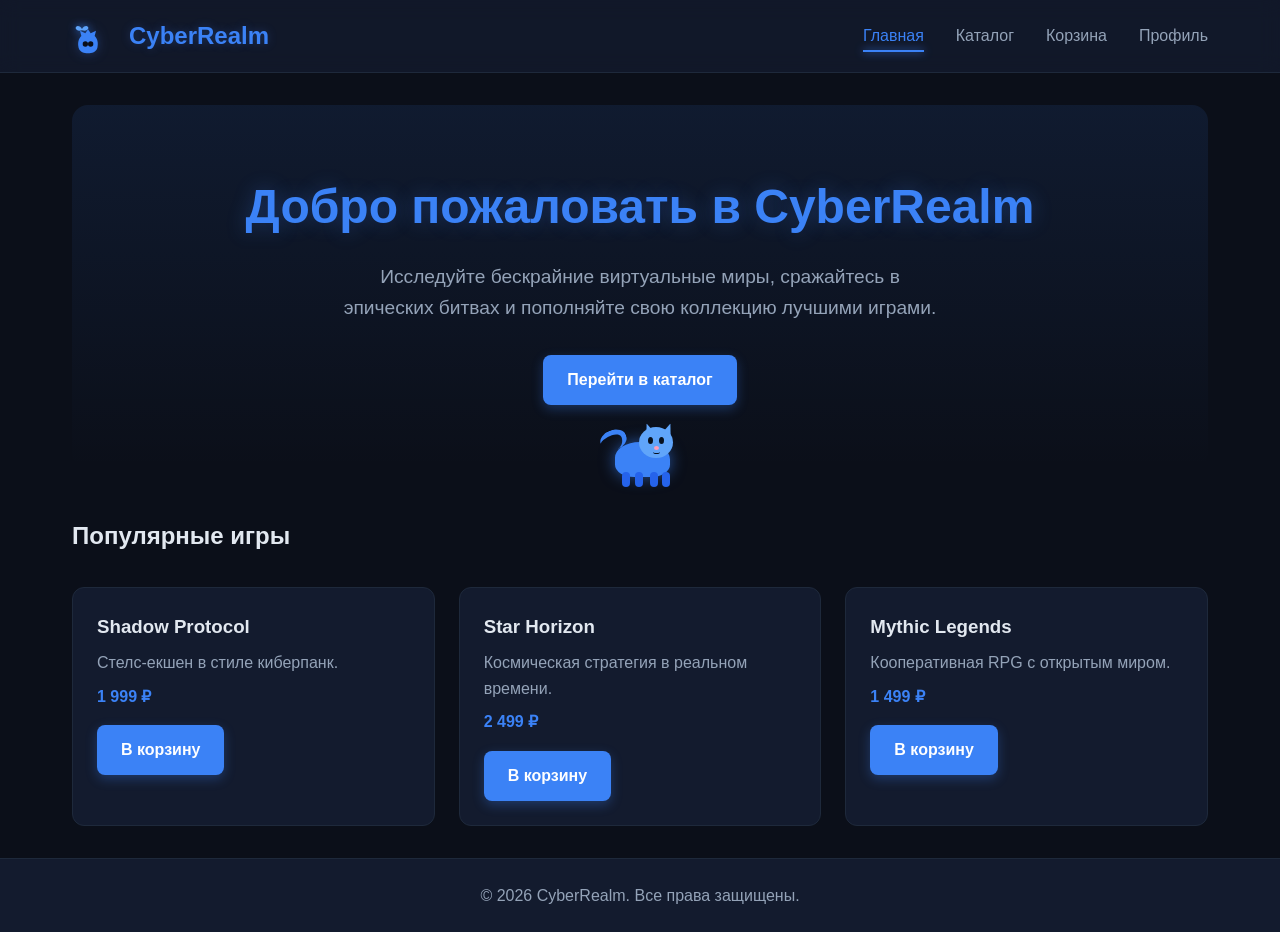
<file: index.html>
<!DOCTYPE html>
<html lang="ru">
<head>
  <meta charset="UTF-8">
  <meta name="viewport" content="width=device-width, initial-scale=1.0">
  <title>CyberRealm — Главная</title>
  <link rel="stylesheet" href="style.css">
  <style>
    .hero {
      text-align: center;
      padding: 4rem 1rem;
      background: linear-gradient(180deg, rgba(59, 130, 246, 0.1) 0%, rgba(11, 15, 25, 0) 100%);
      border-radius: 16px;
      margin-bottom: 3rem;
    }
    .hero h1 {
      font-size: 3rem;
      color: var(--accent-blue);
      margin-bottom: 1rem;
      text-shadow: 0 0 20px var(--accent-blue-glow);
    }
    .hero p {
      color: var(--text-muted);
      font-size: 1.2rem;
      max-width: 600px;
      margin: 0 auto 2rem auto;
    }
  </style>
</head>
<body>

  <header>
    <nav class="navbar">
      <!-- Интерактивный логотип с анимированным котом и бабочкой -->
      <a href="index.html" class="logo-container">
        <div class="cat-animation-box">
          <!-- Бабочка -->
          <svg class="butterfly-svg" viewBox="0 0 24 24">
            <path d="M12,12 C14,8 19,6 21,9 C23,12 19,16 12,14 C5,16 1,12 3,9 C5,6 10,8 12,12 Z" />
          </svg>
          <!-- Кот (силуэт) -->
          <svg class="cat-svg" viewBox="0 0 24 24">
            <!-- Тело и голова -->
            <path d="M12,4 L14,7 L18,5 L17,9 C19,11 20,14 19,18 C18,21 15,22 12,22 C9,22 6,21 5,18 C4,14 5,11 7,9 L6,5 L10,7 L12,4 Z" />
            <!-- Уголки ушей и лапка с анимацией -->
            <g class="cat-paw">
              <circle cx="10" cy="15" r="2" fill="#0b0f19" />
              <circle cx="14" cy="15" r="2" fill="#0b0f19" />
            </g>
          </svg>
        </div>
        <span class="logo">CyberRealm</span>
      </a>

      <ul class="nav-links">
        <li><a href="index.html" class="active">Главная</a></li>
        <li><a href="catalog.html">Каталог</a></li>
        <li><a href="cart.html">Корзина</a></li>
        <li><a href="profile.html">Профиль</a></li>
      </ul>
    </nav>
  </header>

  <main>
    <section class="hero">
      <h1>Добро пожаловать в CyberRealm</h1>
      <p>Исследуйте бескрайние виртуальные миры, сражайтесь в эпических битвах и пополняйте свою коллекцию лучшими играми.</p>
      <a href="catalog.html" class="btn">Перейти в каталог</a>
    </section>

    <h2>Популярные игры</h2>
    <div class="grid">
      <div class="card">
        <h3>Shadow Protocol</h3>
        <p style="color: var(--text-muted); margin: 0.5rem 0;">Стелс-екшен в стиле киберпанк.</p>
        <p style="color: var(--accent-blue); font-weight: bold; margin-bottom: 1rem;">1 999 ₽</p>
        <a href="cart.html" class="btn">В корзину</a>
      </div>
      <div class="card">
        <h3>Star Horizon</h3>
        <p style="color: var(--text-muted); margin: 0.5rem 0;">Космическая стратегия в реальном времени.</p>
        <p style="color: var(--accent-blue); font-weight: bold; margin-bottom: 1rem;">2 499 ₽</p>
        <a href="cart.html" class="btn">В корзину</a>
      </div>
      <div class="card">
        <h3>Mythic Legends</h3>
        <p style="color: var(--text-muted); margin: 0.5rem 0;">Кооперативная RPG с открытым миром.</p>
        <p style="color: var(--accent-blue); font-weight: bold; margin-bottom: 1rem;">1 499 ₽</p>
        <a href="cart.html" class="btn">В корзину</a>
      </div>
    </div>
  </main>

  <footer>
    <p>&copy; 2026 CyberRealm. Все права защищены.</p>
  </footer>
<!-- 2D КОТ, БЕГАЮЩИЙ ЗА КУРСОРОМ -->
<div id="cursor-cat">
  <div class="cat-body">
    <div class="cat-ear left"></div>
    <div class="cat-ear right"></div>

    <div class="cat-head">
      <div class="cat-eye left"></div>
      <div class="cat-eye right"></div>
      <div class="cat-nose"></div>
      <div class="cat-mouth"></div>
      <div class="cat-whiskers left"></div>
      <div class="cat-whiskers right"></div>
    </div>

    <div class="cat-tail"></div>

    <div class="cat-leg leg1"></div>
    <div class="cat-leg leg2"></div>
    <div class="cat-leg leg3"></div>
    <div class="cat-leg leg4"></div>
  </div>
</div>

<script src="cat.js"></script>
</body>

</html>
</file>
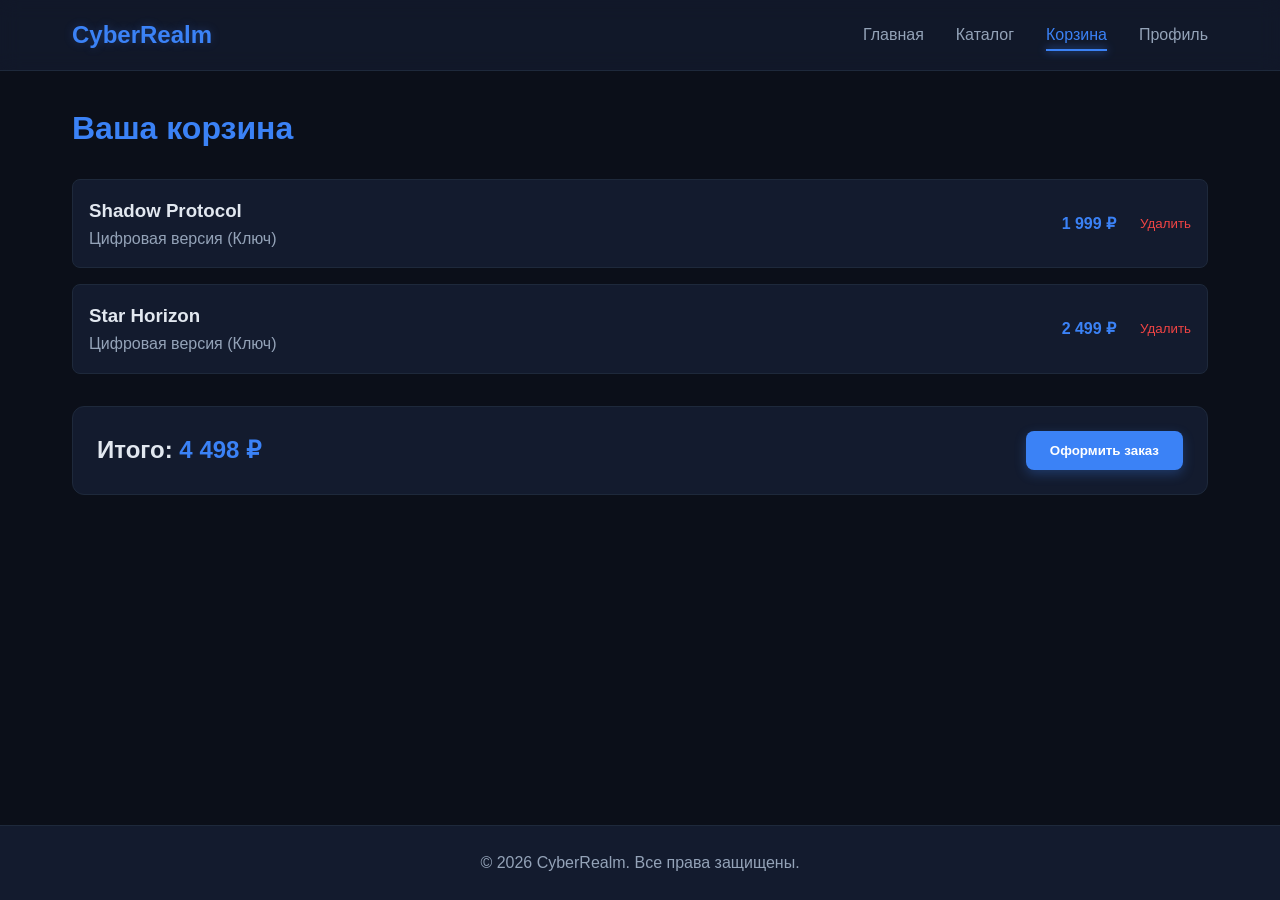
<file: cart.html>
<!DOCTYPE html>
<html lang="ru">
<head>
  <meta charset="UTF-8">
  <meta name="viewport" content="width=device-width, initial-scale=1.0">
  <title>CyberRealm — Корзина</title>
  <link rel="stylesheet" href="style.css">
  <style>
    .cart-item {
      display: flex;
      justify-content: space-between;
      align-items: center;
      padding: 1rem;
      background-color: var(--card-bg);
      border: 1px solid var(--border-color);
      border-radius: 8px;
      margin-bottom: 1rem;
      transition: var(--transition-fast);
    }
    .cart-item:hover {
      border-color: var(--accent-blue);
    }
    .remove-btn {
      background: none;
      border: none;
      color: #ef4444;
      cursor: pointer;
      transition: var(--transition-fast);
    }
    .remove-btn:hover {
      opacity: 0.7;
    }
    .summary {
      background-color: var(--card-bg);
      border: 1px solid var(--border-color);
      padding: 1.5rem;
      border-radius: 12px;
      margin-top: 2rem;
      display: flex;
      justify-content: space-between;
      align-items: center;
    }
  </style>
</head>
<body>

  <header>
    <nav class="navbar">
      <a href="index.html" class="logo">CyberRealm</a>
      <ul class="nav-links">
        <li><a href="index.html">Главная</a></li>
        <li><a href="catalog.html">Каталог</a></li>
        <li><a href="cart.html" class="active">Корзина</a></li>
        <li><a href="profile.html">Профиль</a></li>
      </ul>
    </nav>
  </header>

  <main>
    <h1 style="color: var(--accent-blue); margin-bottom: 1.5rem;">Ваша корзина</h1>

    <div class="cart-list">
      <div class="cart-item">
        <div>
          <h3>Shadow Protocol</h3>
          <p style="color: var(--text-muted);">Цифровая версия (Ключ)</p>
        </div>
        <div style="display: flex; align-items: center; gap: 1.5rem;">
          <span style="color: var(--accent-blue); font-weight: bold;">1 999 ₽</span>
          <button class="remove-btn">Удалить</button>
        </div>
      </div>

      <div class="cart-item">
        <div>
          <h3>Star Horizon</h3>
          <p style="color: var(--text-muted);">Цифровая версия (Ключ)</p>
        </div>
        <div style="display: flex; align-items: center; gap: 1.5rem;">
          <span style="color: var(--accent-blue); font-weight: bold;">2 499 ₽</span>
          <button class="remove-btn">Удалить</button>
        </div>
      </div>
    </div>

    <div class="summary">
      <div>
        <h2>Итого: <span style="color: var(--accent-blue);">4 498 ₽</span></h2>
      </div>
      <button class="btn">Оформить заказ</button>
    </div>
  </main>

  <footer>
    <p>&copy; 2026 CyberRealm. Все права защищены.</p>
  </footer>

</body>
</html>
</file>
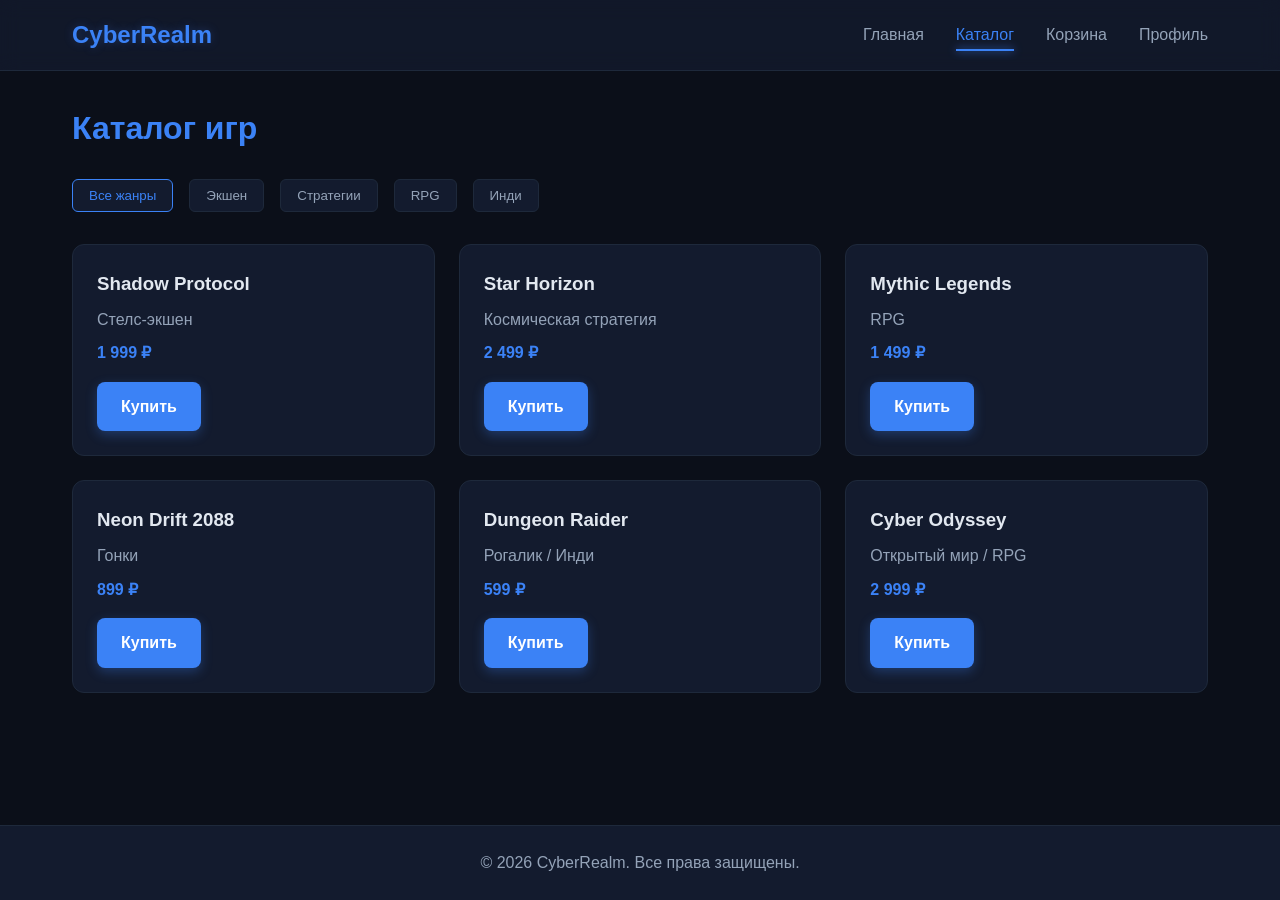
<file: catalog.html>
<!DOCTYPE html>
<html lang="ru">
<head>
  <meta charset="UTF-8">
  <meta name="viewport" content="width=device-width, initial-scale=1.0">
  <title>CyberRealm — Каталог</title>
  <link rel="stylesheet" href="style.css">
  <style>
    .filter-bar {
      display: flex;
      gap: 1rem;
      margin-bottom: 2rem;
      flex-wrap: wrap;
    }
    .filter-btn {
      background-color: var(--card-bg);
      color: var(--text-muted);
      border: 1px solid var(--border-color);
      padding: 0.5rem 1rem;
      border-radius: 6px;
      cursor: pointer;
      transition: var(--transition-fast);
    }
    .filter-btn:hover, .filter-btn.active {
      color: var(--accent-blue);
      border-color: var(--accent-blue);
    }
  </style>
</head>
<body>

  <header>
    <nav class="navbar">
      <a href="index.html" class="logo">CyberRealm</a>
      <ul class="nav-links">
        <li><a href="index.html">Главная</a></li>
        <li><a href="catalog.html" class="active">Каталог</a></li>
        <li><a href="cart.html">Корзина</a></li>
        <li><a href="profile.html">Профиль</a></li>
      </ul>
    </nav>
  </header>

  <main>
    <h1 style="color: var(--accent-blue); margin-bottom: 1.5rem;">Каталог игр</h1>

    <div class="filter-bar">
      <button class="filter-btn active">Все жанры</button>
      <button class="filter-btn">Экшен</button>
      <button class="filter-btn">Стратегии</button>
      <button class="filter-btn">RPG</button>
      <button class="filter-btn">Инди</button>
    </div>

    <div class="grid">
      <div class="card">
        <h3>Shadow Protocol</h3>
        <p style="color: var(--text-muted); margin: 0.5rem 0;">Стелс-экшен</p>
        <p style="color: var(--accent-blue); font-weight: bold; margin-bottom: 1rem;">1 999 ₽</p>
        <a href="cart.html" class="btn">Купить</a>
      </div>
      <div class="card">
        <h3>Star Horizon</h3>
        <p style="color: var(--text-muted); margin: 0.5rem 0;">Космическая стратегия</p>
        <p style="color: var(--accent-blue); font-weight: bold; margin-bottom: 1rem;">2 499 ₽</p>
        <a href="cart.html" class="btn">Купить</a>
      </div>
      <div class="card">
        <h3>Mythic Legends</h3>
        <p style="color: var(--text-muted); margin: 0.5rem 0;">RPG</p>
        <p style="color: var(--accent-blue); font-weight: bold; margin-bottom: 1rem;">1 499 ₽</p>
        <a href="cart.html" class="btn">Купить</a>
      </div>
      <div class="card">
        <h3>Neon Drift 2088</h3>
        <p style="color: var(--text-muted); margin: 0.5rem 0;">Гонки</p>
        <p style="color: var(--accent-blue); font-weight: bold; margin-bottom: 1rem;">899 ₽</p>
        <a href="cart.html" class="btn">Купить</a>
      </div>
      <div class="card">
        <h3>Dungeon Raider</h3>
        <p style="color: var(--text-muted); margin: 0.5rem 0;">Рогалик / Инди</p>
        <p style="color: var(--accent-blue); font-weight: bold; margin-bottom: 1rem;">599 ₽</p>
        <a href="cart.html" class="btn">Купить</a>
      </div>
      <div class="card">
        <h3>Cyber Odyssey</h3>
        <p style="color: var(--text-muted); margin: 0.5rem 0;">Открытый мир / RPG</p>
        <p style="color: var(--accent-blue); font-weight: bold; margin-bottom: 1rem;">2 999 ₽</p>
        <a href="cart.html" class="btn">Купить</a>
      </div>
    </div>
  </main>

  <footer>
    <p>&copy; 2026 CyberRealm. Все права защищены.</p>
  </footer>

</body>
</html>
</file>
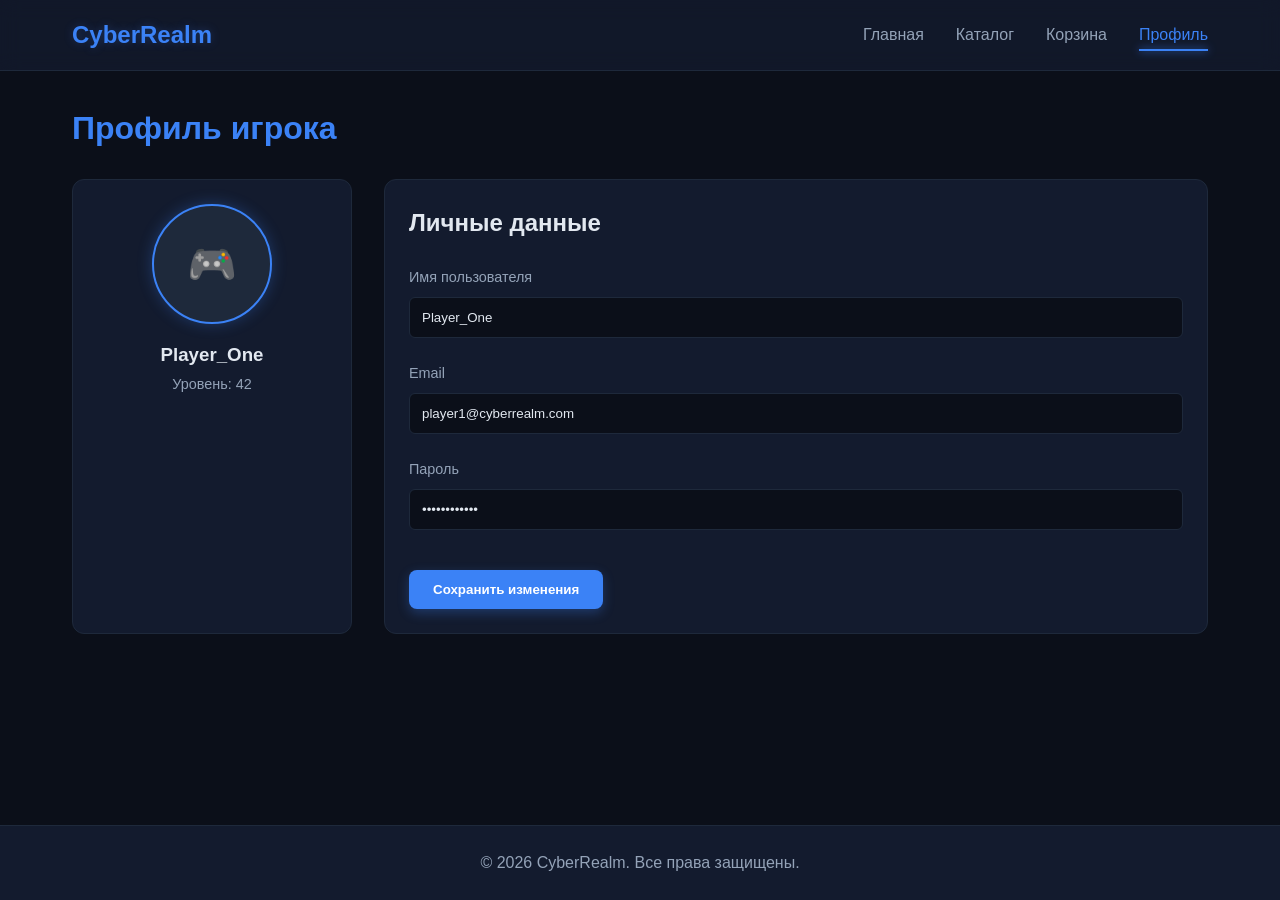
<file: profile.html>
<!DOCTYPE html>
<html lang="ru">
<head>
  <meta charset="UTF-8">
  <meta name="viewport" content="width=device-width, initial-scale=1.0">
  <title>CyberRealm — Профиль</title>
  <link rel="stylesheet" href="style.css">
  <style>
    .profile-container {
      display: grid;
      grid-template-columns: 280px 1fr;
      gap: 2rem;
    }
    @media (max-width: 768px) {
      .profile-container {
        grid-template-columns: 1fr;
      }
    }
    .avatar-box {
      text-align: center;
    }
    .avatar {
      width: 120px;
      height: 120px;
      border-radius: 50%;
      background-color: var(--border-color);
      border: 2px solid var(--accent-blue);
      margin: 0 auto 1rem auto;
      display: flex;
      align-items: center;
      justify-content: center;
      font-size: 2.5rem;
      color: var(--accent-blue);
      box-shadow: 0 0 15px var(--accent-blue-glow);
    }
    .info-group {
      margin-bottom: 1.5rem;
    }
    .info-group label {
      display: block;
      color: var(--text-muted);
      margin-bottom: 0.5rem;
      font-size: 0.9rem;
    }
    .info-group input {
      width: 100%;
      padding: 0.75rem;
      background-color: var(--bg-color);
      border: 1px solid var(--border-color);
      border-radius: 6px;
      color: var(--text-main);
      transition: var(--transition-fast);
    }
    .info-group input:focus {
      outline: none;
      border-color: var(--accent-blue);
      box-shadow: 0 0 8px var(--accent-blue-glow);
    }
  </style>
</head>
<body>

  <header>
    <nav class="navbar">
      <a href="index.html" class="logo">CyberRealm</a>
      <ul class="nav-links">
        <li><a href="index.html">Главная</a></li>
        <li><a href="catalog.html">Каталог</a></li>
        <li><a href="cart.html">Корзина</a></li>
        <li><a href="profile.html" class="active">Профиль</a></li>
      </ul>
    </nav>
  </header>

  <main>
    <h1 style="color: var(--accent-blue); margin-bottom: 1.5rem;">Профиль игрока</h1>

    <div class="profile-container">
      <!-- Боковая панель профиля -->
      <div class="card avatar-box">
        <div class="avatar">🎮</div>
        <h3>Player_One</h3>
        <p style="color: var(--text-muted); font-size: 0.9rem; margin-top: 0.2rem;">Уровень: 42</p>
      </div>

      <!-- Данные аккаунта -->
      <div class="card">
        <h2 style="margin-bottom: 1.5rem;">Личные данные</h2>
        <form onsubmit="return false;">
          <div class="info-group">
            <label>Имя пользователя</label>
            <input type="text" value="Player_One">
          </div>
          <div class="info-group">
            <label>Email</label>
            <input type="email" value="player1@cyberrealm.com">
          </div>
          <div class="info-group">
            <label>Пароль</label>
            <input type="password" value="••••••••••••">
          </div>
          <button class="btn" style="margin-top: 1rem;">Сохранить изменения</button>
        </form>
      </div>
    </div>
  </main>

  <footer>
    <p>&copy; 2026 CyberRealm. Все права защищены.</p>
  </footer>

</body>
</html>
</file>
<file: style.css>
/* Переменные темы */
:root {
  --bg-color: #0b0f19;
  --card-bg: #131b2e;
  --text-main: #e2e8f0;
  --text-muted: #94a3b8;
  --accent-blue: #3b82f6;
  --accent-blue-hover: #60a5fa;
  --accent-blue-glow: rgba(59, 130, 246, 0.3);
  --border-color: #1e293b;
  --transition-fast: all 0.3s ease;
  --transition-slow: all 0.5s cubic-bezier(0.4, 0, 0.2, 1);
}

/* Сброс базовых стилей */
* {
  margin: 0;
  padding: 0;
  box-sizing: border-box;
  font-family: 'Segoe UI', Tahoma, Geneva, Verdana, sans-serif;
}

body {
  background-color: var(--bg-color);
  color: var(--text-main);
  line-height: 1.6;
  min-height: 100vh;
  display: flex;
  flex-direction: column;
}

/* Шапка (Navigation) */
header {
  background-color: rgba(19, 27, 46, 0.8);
  backdrop-filter: blur(10px);
  position: sticky;
  top: 0;
  z-index: 100;
  border-bottom: 1px solid var(--border-color);
  transition: var(--transition-fast);
}

.navbar {
  max-width: 1200px;
  margin: 0 auto;
  display: flex;
  justify-content: space-between;
  align-items: center;
  padding: 1rem 2rem;
}

.logo {
  font-size: 1.5rem;
  font-weight: 700;
  color: var(--accent-blue);
  text-decoration: none;
  text-shadow: 0 0 10px var(--accent-blue-glow);
  transition: var(--transition-fast);
}

.logo:hover {
  color: var(--accent-blue-hover);
  text-shadow: 0 0 15px var(--accent-blue);
}

.nav-links {
  display: flex;
  list-style: none;
  gap: 2rem;
}

.nav-links a {
  color: var(--text-muted);
  text-decoration: none;
  font-weight: 5rem;
  transition: var(--transition-fast);
  position: relative;
  padding: 0.5rem 0;
}

.nav-links a:hover,
.nav-links a.active {
  color: var(--accent-blue);
}

.nav-links a::after {
  content: '';
  position: absolute;
  bottom: 0;
  left: 0;
  width: 0%;
  height: 2px;
  background-color: var(--accent-blue);
  transition: var(--transition-fast);
  box-shadow: 0 0 8px var(--accent-blue);
}

.nav-links a:hover::after,
.nav-links a.active::after {
  width: 100%;
}

/* Основной контент */
main {
  flex: 1;
  max-width: 1200px;
  width: 100%;
  margin: 0 auto;
  padding: 2rem;
  animation: fadeIn 0.6s ease-in-out;
}

/* Анимация появления страниц */
@keyframes fadeIn {
  from {
    opacity: 0;
    transform: translateY(10px);
  }
  to {
    opacity: 1;
    transform: translateY(0);
  }
}

/* Общие элементы интерфейса */
.btn {
  display: inline-block;
  background-color: var(--accent-blue);
  color: #fff;
  padding: 0.75rem 1.5rem;
  border-radius: 8px;
  text-decoration: none;
  font-weight: 600;
  border: none;
  cursor: pointer;
  transition: var(--transition-fast);
  box-shadow: 0 4px 12px var(--accent-blue-glow);
}

.btn:hover {
  background-color: var(--accent-blue-hover);
  transform: translateY(-2px);
  box-shadow: 0 6px 20px var(--accent-blue-glow);
}

.card {
  background-color: var(--card-bg);
  border: 1px solid var(--border-color);
  border-radius: 12px;
  padding: 1.5rem;
  transition: var(--transition-slow);
}

.card:hover {
  transform: translateY(-5px);
  border-color: var(--accent-blue);
  box-shadow: 0 10px 25px -5px rgba(59, 130, 246, 0.2);
}

/* Подвал (Footer) */
footer {
  background-color: var(--card-bg);
  border-top: 1px solid var(--border-color);
  text-align: center;
  padding: 1.5rem;
  color: var(--text-muted);
  margin-top: auto;
}

/* Сетка карточек */
.grid {
  display: grid;
  grid-template-columns: repeat(auto-fit, minmax(280px, 1fr));
  gap: 1.5rem;
  margin-top: 2rem;
}
/* --- Анимация кота и бабочек в шапке --- */
.logo-container {
  display: flex;
  align-items: center;
  gap: 12px;
  text-decoration: none;
}

.cat-animation-box {
  width: 45px;
  height: 40px;
  position: relative;
  display: flex;
  align-items: flex-end;
}

/* Силуэт кота */
.cat-svg {
  width: 32px;
  height: 32px;
  fill: var(--accent-blue);
  filter: drop-shadow(0 0 6px var(--accent-blue-glow));
  animation: catBreath 3s ease-in-out infinite;
  transform-origin: bottom center;
}

/* Движение лапки (пытается поймать) */
.cat-paw {
  transform-origin: 20px 20px;
  animation: catchButterfly 2.5s ease-in-out infinite;
}

/* Летающая бабочка */
.butterfly-svg {
  position: absolute;
  width: 16px;
  height: 16px;
  fill: var(--accent-blue-hover);
  filter: drop-shadow(0 0 4px var(--accent-blue));
  top: 5px;
  left: 2px;
  animation: flyButterfly 4s cubic-bezier(0.4, 0, 0.6, 1) infinite;
}

/* Плавные ключевые кадры анимаций */
@keyframes catBreath {
  0%, 100% { transform: scaleY(1); }
  50% { transform: scaleY(1.05); }
}

@keyframes catchButterfly {
  0%, 100% { transform: rotate(0deg) translateY(0); }
  30% { transform: rotate(-25deg) translateY(-3px); }
  45% { transform: rotate(10deg) translateY(1px); }
  60% { transform: rotate(-15deg) translateY(-2px); }
}

@keyframes flyButterfly {
  0% {
    transform: translate(0, 15px) scale(0.8) rotate(0deg);
    opacity: 0.3;
  }
  25% {
    transform: translate(18px, -2px) scale(1) rotate(15deg);
    opacity: 1;
  }
  50% {
    transform: translate(8px, 12px) scale(0.9) rotate(-10deg);
    opacity: 0.7;
  }
  75% {
    transform: translate(22px, 2px) scale(1.1) rotate(25deg);
    opacity: 1;
  }
  100% {
    transform: translate(0, 15px) scale(0.8) rotate(0deg);
    opacity: 0.3;
  }
}

/* ===== 2D CURSOR CAT ===== */

#cursor-cat {
  position: fixed;
  left: 0;
  top: 0;
  width: 65px;
  height: 55px;
  z-index: 9999;
  pointer-events: none;
  transform: translate(-100px, -100px);
  transition: filter 0.3s;
}

.cat-body {
  position: relative;
  width: 55px;
  height: 35px;
  background: #3b82f6;
  border-radius: 45% 50% 35% 35%;
  box-shadow: 0 0 15px rgba(59,130,246,0.6);
  margin-top: 17px;
}

.cat-head {
  position: absolute;
  width: 34px;
  height: 31px;
  background: #60a5fa;
  border-radius: 50%;
  top: -15px;
  left: 24px;
  z-index: 2;
}

.cat-ear {
  position: absolute;
  width: 13px;
  height: 17px;
  background: #60a5fa;
  top: -19px;
  z-index: 1;
}

.cat-ear.left {
  left: 28px;
  transform: rotate(-20deg);
  clip-path: polygon(50% 0, 100% 100%, 0 100%);
}

.cat-ear.right {
  left: 46px;
  transform: rotate(20deg);
  clip-path: polygon(50% 0, 100% 100%, 0 100%);
}

.cat-eye {
  position: absolute;
  width: 5px;
  height: 7px;
  background: #07111f;
  border-radius: 50%;
  top: 10px;
}

.cat-eye.left {
  left: 9px;
}

.cat-eye.right {
  right: 9px;
}

.cat-nose {
  position: absolute;
  top: 19px;
  left: 15px;
  width: 5px;
  height: 4px;
  background: #ff9dbb;
  border-radius: 50%;
}

.cat-mouth {
  position: absolute;
  top: 23px;
  left: 14px;
  width: 7px;
  height: 4px;
  border-bottom: 1px solid #07111f;
  border-radius: 50%;
}

.cat-tail {
  position: absolute;
  width: 27px;
  height: 20px;
  border: 5px solid #3b82f6;
  border-left: none;
  border-bottom: none;
  border-radius: 50%;
  top: -12px;
  left: -15px;
  transform: rotate(-20deg);
  animation: tailMove 1s ease-in-out infinite alternate;
}

.cat-leg {
  position: absolute;
  width: 8px;
  height: 15px;
  background: #2563eb;
  border-radius: 5px;
  bottom: -10px;
}

.leg1 { left: 7px; }
.leg2 { left: 20px; }
.leg3 { left: 35px; }
.leg4 { left: 47px; }

#cursor-cat.running .leg1,
#cursor-cat.running .leg3 {
  animation: legRun 0.2s infinite alternate;
}

#cursor-cat.running .leg2,
#cursor-cat.running .leg4 {
  animation: legRun 0.2s infinite alternate-reverse;
}

@keyframes legRun {
  from { transform: rotate(-25deg); }
  to { transform: rotate(25deg); }
}

@keyframes tailMove {
  from { transform: rotate(-30deg); }
  to { transform: rotate(25deg); }
}

@media (max-width: 600px) {
  #cursor-cat {
    display: none;
  }
}
</file>
